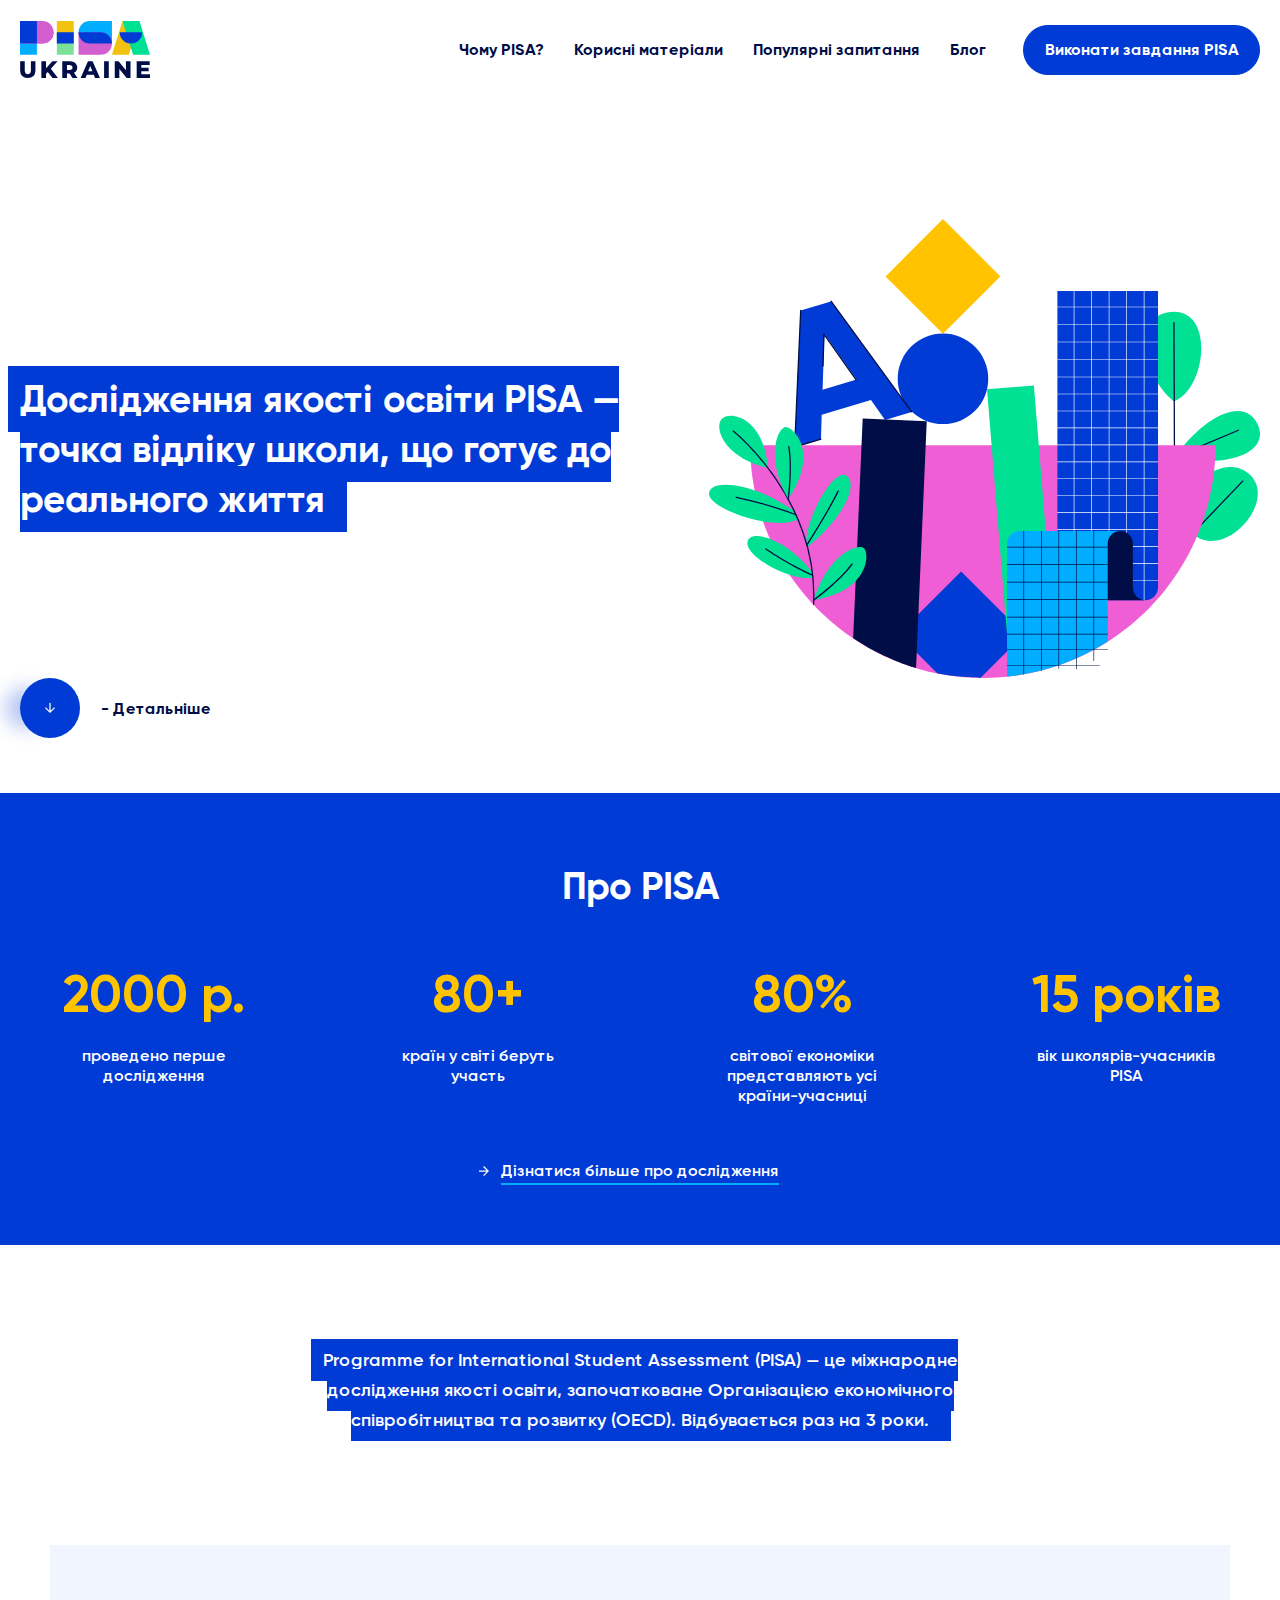
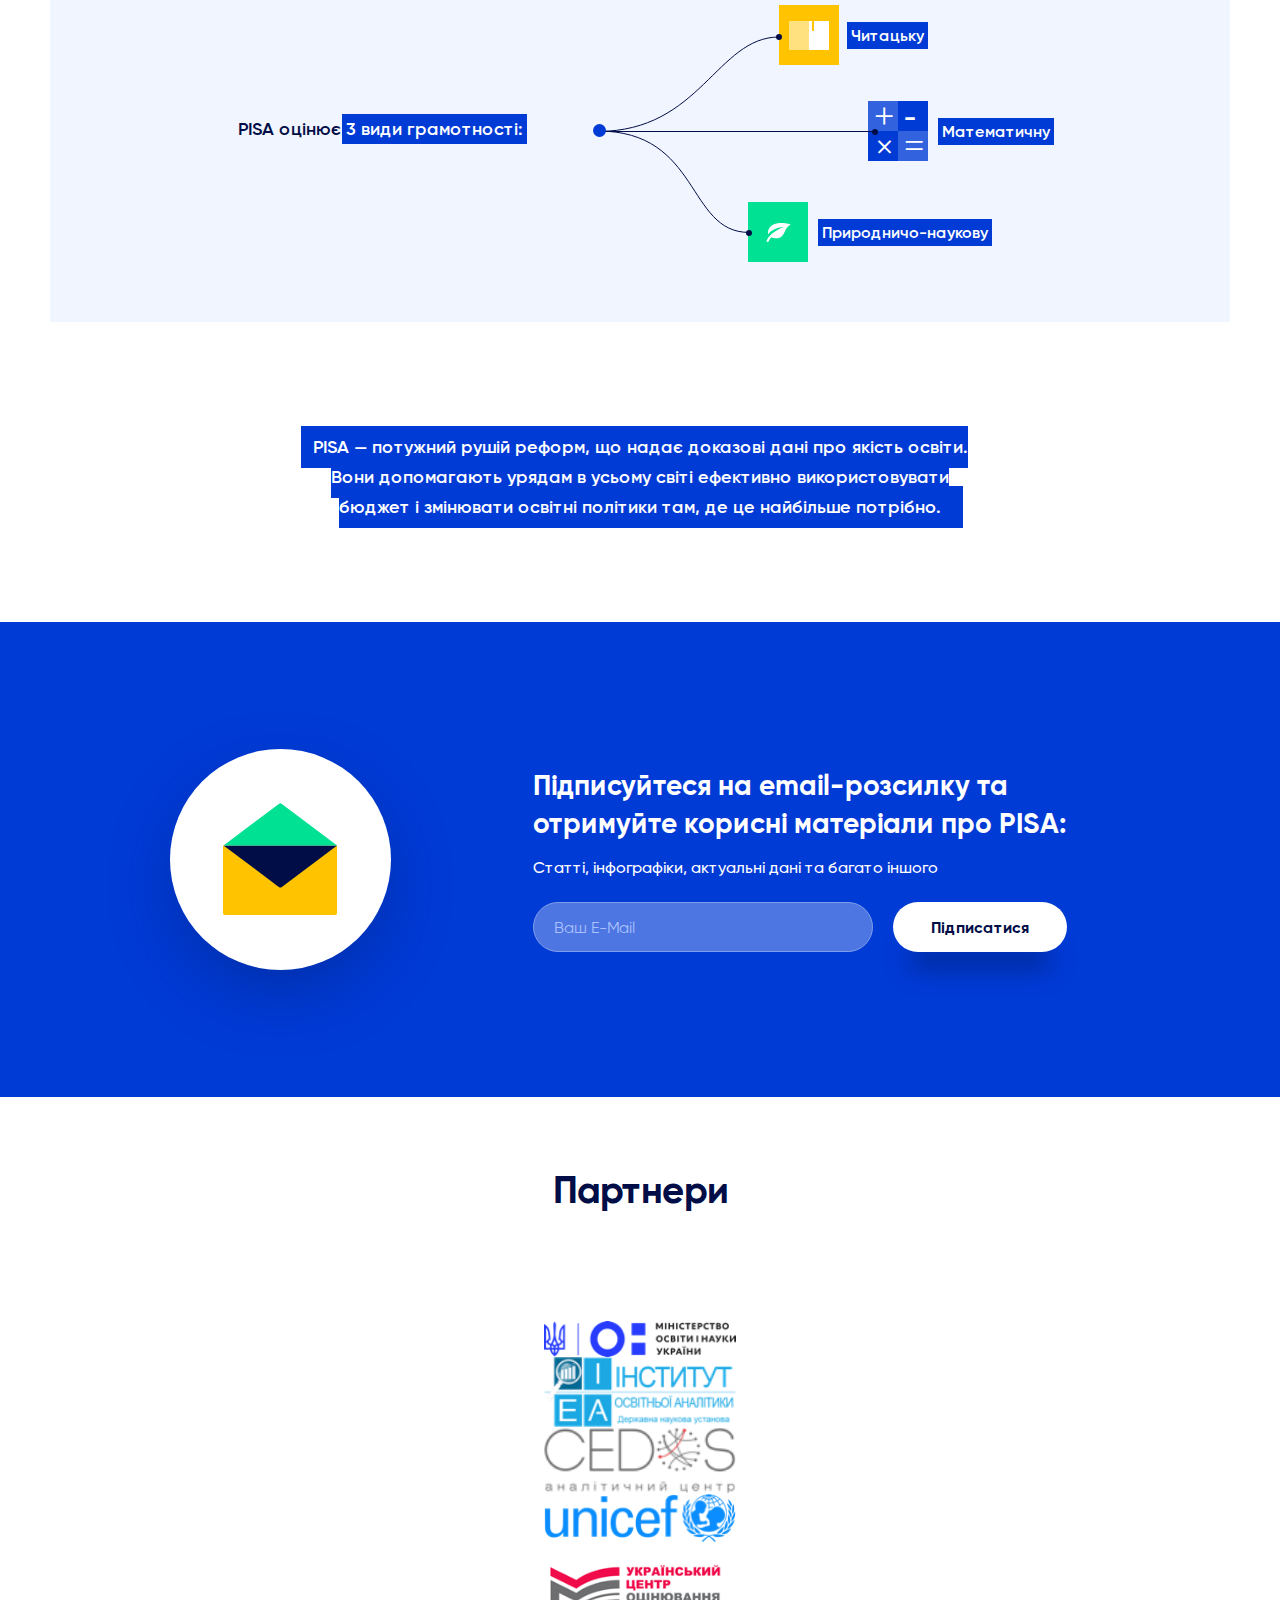
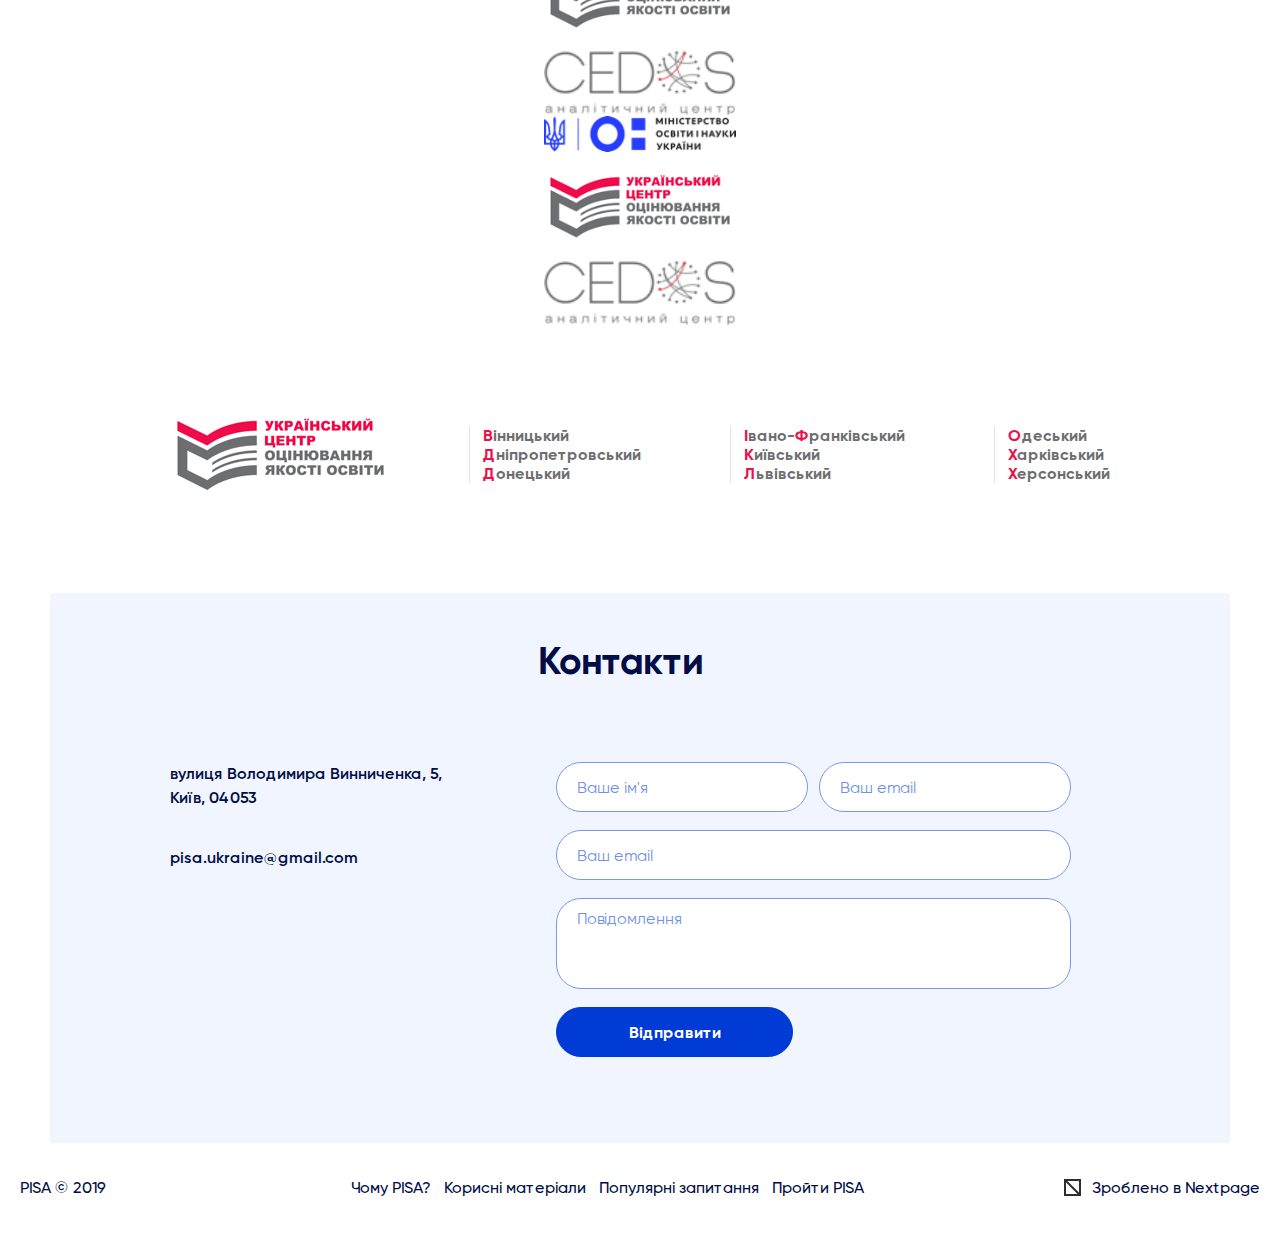
<file: index.html>
<!DOCTYPE html>
<html lang="uk">
<head>
	<meta charset="UTF-8">
	<title>Pisa</title>
	<link rel="stylesheet" href="css/main.min.css">
	<meta name="viewport" content="width=device-width">
	<link rel="stylesheet" href="js/slick/slick.css">


</head>

<body>

	<header class="header">
	    <div class="wr">
	        <div class="header__content">
	            <a href="index.html" class="logo"></a>
	            <div class="header__links_wr">
	                <ul class="header__nav">
	                    <li class="header_link"><a href="#">Чому PISA?</a></li>
	                    <li class="header_link header_link--with-sub "><a href="#">Корисні матеріали</a>
	                        <ul class="header__sublist">
	                            <li class="header__sublink"><a href="#">Нормативні документи</a></li>
	                            <li class="header__sublink"><a href="#">Рамкові документи</a></li>
	                            <li class="header__sublink"><a href="#">Презентації</a></li>
	                            <li class="header__sublink"><a href="#">Публікації</a></li>
	                            <li class="header__sublink"><a href="#">PISA: в центрі уваги</a></li>
	                        </ul>
	                    </li>
	                    <li class="header_link"><a href="#">Популярні запитання</a></li>
	                    <li class="header_link"><a href="blog.html">Блог</a></li>
	                </ul>
	                <a href="#" class="btn btn_1">Виконати завдання PISA</a>
	            </div>
	
	            <div class="header__menu_btn">
	                <span class="active"></span>
	                <span class="active"></span>
	            </div>
	        </div>
	    </div>
	
	    <div class="header__menu">
	        <ul class="header__nav">
	            <li class="header_link"><a href="#">Чому PISA?</a></li>
	            <li class="header_link header_link--with-sub "><a href="#">Корисні матеріали</a>
	                <ul class="header__sublist">
	                    <li class="header__sublink"><a href="#">Нормативні документи</a></li>
	                    <li class="header__sublink"><a href="#">Рамкові документи</a></li>
	                    <li class="header__sublink"><a href="#">Презентації</a></li>
	                    <li class="header__sublink"><a href="#">Публікації</a></li>
	                    <li class="header__sublink"><a href="#">PISA: в центрі уваги</a></li>
	                </ul>
	            </li>
	            <li class="header_link"><a href="#">Популярні запитання</a></li>
	            <li class="header_link"><a href="blog.html">Блог</a></li>
	        </ul>
	    </div>
	</header>
	<div class="banner">
	    <div class="wr">
	        <div class="banner__content">
	            <div class="banner__main">
	                <h2 class="banner__text">
	                    <span> Дослідження якості освіти PISA — точка відліку школи, що готує до реального
	                        життя</span></h2>
	                <div class="banner__img">
	                    <img src="img/Illustration/main.svg" alt="banner image">
	                </div>
	            </div>
	
	            <div class="banner__button">
	                <a href="#about" class="banner__link">- Детальнiше</a>
	            </div>
	        </div>
	    </div>
	</div>
	<main class="main">
		<div class="about" id="about">
		    <div class="wr">
		        <div class="about__content">
		            <h2 class="block__title">Про PISA</h2>
		            <div class="about__list">
		                <div class="about__item">
		                    <span class="about__number">2000 р. </span>
		                    <span class="about__description">проведено перше дослідження </span>
		                </div>
		                <div class="about__item">
		                    <span class="about__number">80+</span>
		                    <span class="about__description">країн у світі беруть участь</span>
		                </div>
		                <div class="about__item">
		                    <span class="about__number">80%</span>
		                    <span class="about__description">світової економіки представляють усі країни-учасниці</span>
		                </div>
		                <div class="about__item">
		                    <span class="about__number">15 рокiв</span>
		                    <span class="about__description">вік школярів-учасників PISA</span>
		                </div>
		            </div>
		
		            <div class="about__link_wr">
		                <a href="#" class="about__link">Дiзнатися бiльше про дослідження</a>
		            </div>
		
		        </div>
		    </div>
		</div>
		<div class="graph">
		    <div class="wr">
		        <div class="graph__content">
		            <p class="block__text">
		                <span>Programme for International Student Assessment (PISA) — це міжнародне дослідження якості освіти,
		                    започатковане Організацією економічного співробітництва та розвитку (OECD). Відбувається раз на 3
		                    роки.
		                </span>
		            </p>
		
		            <div class="graph__block">
		                <p class="graph__text">PISA оцінює <span class="blue_bg"> 3 види грамотності:</span> </p>
		
		                <div class="graph_list">
		                    <p class="graph__item read "><span class="blue_bg">Читацьку</span></p>
		                    <p class="graph__item math "><span class=" blue_bg">Математичну</span></p>
		                    <p class="graph__item science"><span class=" blue_bg">Природничо-наукову</span></p>
		                </div>
		            </div>
		
		            <p class="block__text">
		                <span>PISA — потужний рушій реформ, що надає доказові дані про якість освіти. Вони допомагають урядам в усьому світі ефективно використовувати бюджет і змінювати освітні політики там, де це найбільше потрібно.
		                </span>
		            </p>
		        </div>
		    </div>
		</div>
		<div class="subscribe">
		    <div class="wr">
		        <div class="subscribe__content">
		
		            <div class="subscribe__round">
		                <div class="green_square"></div>
		                <div class="blue_round"></div>
		                <div class="pink_square"></div>
		            </div>
		
		            <div class="subscribe__info">
		                <h3 class="subscribe__title">Підписуйтеся на email-розсилку та отримуйте корисні матеріали про PISA:
		                </h3>
		                <p class="subscribe__subtitle">Статті, інфографіки, актуальні дані та багато іншого</p>
		
		                <form class="form">
		                    <input type='email' placeholder="Ваш E-Mail" class="input input_2" required>
		
		                    <input type="submit" class="btn btn_2" value="Підписатися">
		                </form>
		            </div>
		
		        </div>
		    </div>
		</div>
		<div class="partners">
		    <div class="wr">
		        <div class="partners__content">
		            <h2 class="block__title">Партнери</h2>
		
		            <div class="partners__slider">
		                <div class="slider__item_wr">
		                    <div class="slider__item">
		                        <img src="img/logo png/logo1.png" alt="Logo">
		                    </div>
		                </div>
		                <div class="slider__item_wr">
		                    <div class="slider__item">
		                        <img src="img/logo png/logo2.png" alt="Logo">
		                    </div>
		                </div>
		                <div class="slider__item_wr">
		                    <div class="slider__item">
		                        <img src="img/logo png/logo3.png" alt="Logo">
		                    </div>
		                </div>
		                <div class="slider__item_wr">
		                    <div class="slider__item">
		                        <img src="img/logo png/logo4.png" alt="Logo">
		                    </div>
		                </div>
		                <div class="slider__item_wr">
		                    <div class="slider__item">
		                        <img src="img/logo png/logo5.png" alt="Logo">
		                    </div>
		                </div>
		                <div class="slider__item_wr">
		                    <div class="slider__item">
		                        <img src="img/logo png/logo3.png" alt="Logo">
		                    </div>
		                </div>
		                <div class="slider__item_wr">
		                    <div class="slider__item">
		                        <img src="img/logo png/logo1.png" alt="Logo">
		                    </div>
		                </div>
		                <div class="slider__item_wr">
		                    <div class="slider__item">
		                        <img src="img/logo png/logo5.png" alt="Logo">
		                    </div>
		                </div>
		                <div class="slider__item_wr">
		                    <div class="slider__item">
		                        <img src="img/logo png/logo3.png" alt="Logo">
		                    </div>
		                </div>
		            </div>
		
		            <div class="partners__cities">
		                <div class="partners__img">
		                    <img src="img/logo png/logo5.png" alt="Logo">
		                </div>
		
		                <div class="partners__list_wr">
		                    <ul class="partners__list">
		                        <li class="partners__item"><span>Вінницький</span></li>
		                        <li class="partners__item"><span>Дніпропетровський</span></li>
		                        <li class="partners__item"><span>Донецький</span></li>
		                    </ul>
		                    <ul class="partners__list">
		                        <li class="partners__item"><span>Івано</span>-<span>Франківський</span></li>
		                        <li class="partners__item"><span>Київський</span></li>
		                        <li class="partners__item"><span>Львівський</span></li>
		                    </ul>
		                    <ul class="partners__list">
		                        <li class="partners__item"><span>Одеський</span></li>
		                        <li class="partners__item"><span>Харківський</span></li>
		                        <li class="partners__item"><span>Херсонський</span></li>
		                    </ul>
		                </div>
		            </div>
		        </div>
		    </div>
		</div>
		<div class="contacts">
		    <div class="wr">
		        <div class="contacts__content">
		            <h2 class="block__title">Контакти</h2>
		
		            <div class="contacts__block">
		                <div class="contacts__info">
		                    <a href="https://goo.gl/maps/tXeKD96znp4Upq9t7" class="contacts__address" target="_blank">вулиця
		                        Володимира
		                        Винниченка, 5, Київ, 04053</a>
		
		                    <a href="mailto:pisa.ukraine@gmail.com" class="contact__email">pisa.ukraine@gmail.com</a>
		                </div>
		
		                <form class="contacts__form">
		                    <div class="inputs">
		                        <input type="text" class="input" required placeholder="Ваше ім'я">
		                        <input type="email" class="input" required placeholder="Ваш email">
		                    </div>
		
		                    <input type="text" class="input" placeholder="Ваш email">
		                    <textarea class='textarea' placeholder="Повідомлення"></textarea>
		                    <input type="submit" class="btn btn_1" value="Вiдправити">
		                </form>
		            </div>
		        </div>
		    </div>
		</div>
	</main>

	<footer class="footer">
	  <div class="wr">
	    <div class="footer__content">
	      <span class="copy">PISA © 2019</span>
	
	      <nav class="footer__nav">
	        <ul class="footer__list">
	          <div class="footer__link"><a href="#">Чому PISA?</a></div>
	          <div class="footer__link"><a href="#">Корисні матеріали</a></div>
	          <div class="footer__link"><a href="#">Популярні запитання </a></div>
	          <div class="footer__link"><a href="#">Пройти PISA</a></div>
	        </ul>
	      </nav>
	
	      <a href="https://nextpage.com.ua/" class="footer__company">Зроблено в Nextpage</a>
	    </div>
	  </div>
	</footer>
	
	<script src="https://code.jquery.com/jquery-3.4.0.min.js"
	  integrity="sha256-BJeo0qm959uMBGb65z40ejJYGSgR7REI4+CW1fNKwOg=" crossorigin="anonymous"></script>
	<script src="js/wow/wow.min.js"></script>
	<script src="js/slick/slick.min.js"></script>
	<script src="js/main.js"></script>



</body>

</html>
</file>
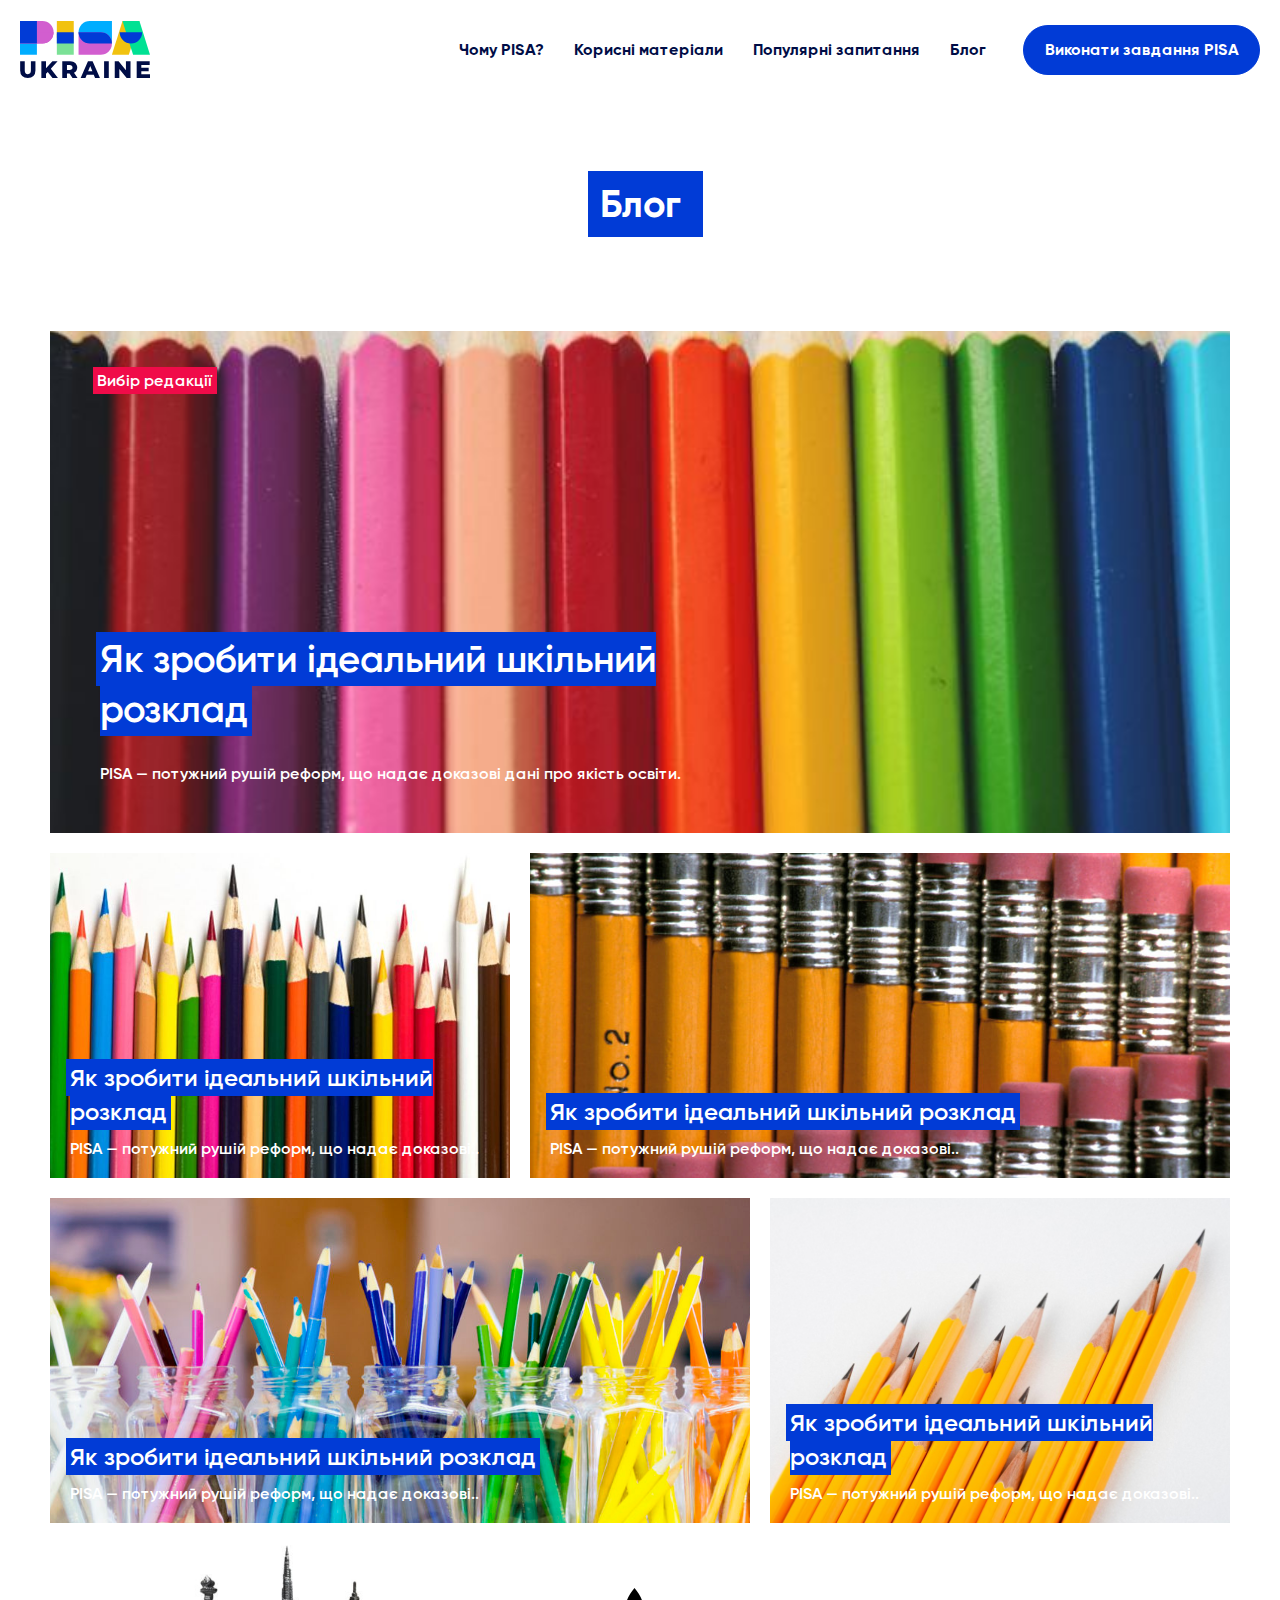
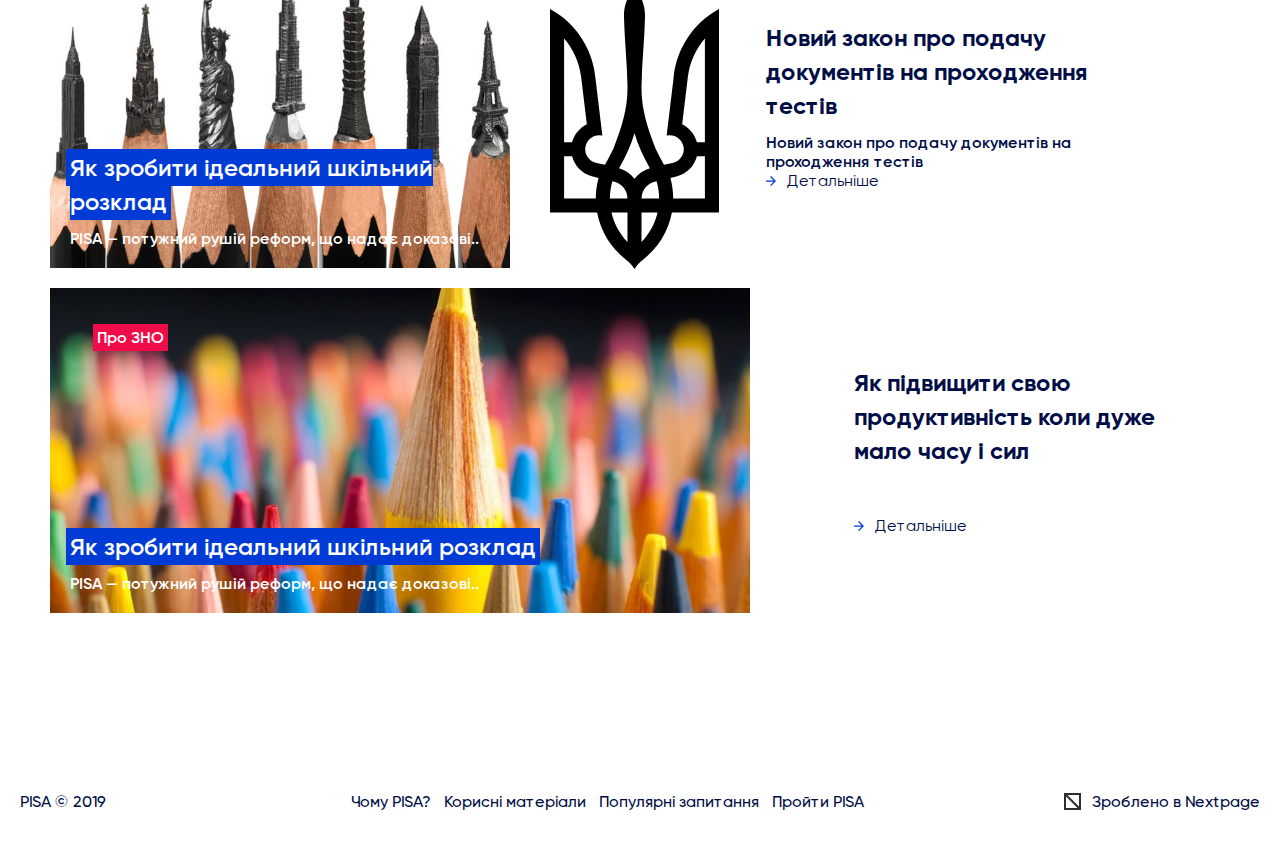
<file: blog.html>
<!DOCTYPE html>
<html lang="uk">
<head>
	<meta charset="UTF-8">
	<title>Pisa</title>
	<link rel="stylesheet" href="css/main.min.css">
	<meta name="viewport" content="width=device-width">
	<link rel="stylesheet" href="js/slick/slick.css">


</head>

<body>

    <header class="header">
        <div class="wr">
            <div class="header__content">
                <a href="index.html" class="logo"></a>
                <div class="header__links_wr">
                    <ul class="header__nav">
                        <li class="header_link"><a href="#">Чому PISA?</a></li>
                        <li class="header_link header_link--with-sub "><a href="#">Корисні матеріали</a>
                            <ul class="header__sublist">
                                <li class="header__sublink"><a href="#">Нормативні документи</a></li>
                                <li class="header__sublink"><a href="#">Рамкові документи</a></li>
                                <li class="header__sublink"><a href="#">Презентації</a></li>
                                <li class="header__sublink"><a href="#">Публікації</a></li>
                                <li class="header__sublink"><a href="#">PISA: в центрі уваги</a></li>
                            </ul>
                        </li>
                        <li class="header_link"><a href="#">Популярні запитання</a></li>
                        <li class="header_link"><a href="blog.html">Блог</a></li>
                    </ul>
                    <a href="#" class="btn btn_1">Виконати завдання PISA</a>
                </div>
    
                <div class="header__menu_btn">
                    <span class="active"></span>
                    <span class="active"></span>
                </div>
            </div>
        </div>
    
        <div class="header__menu">
            <ul class="header__nav">
                <li class="header_link"><a href="#">Чому PISA?</a></li>
                <li class="header_link header_link--with-sub "><a href="#">Корисні матеріали</a>
                    <ul class="header__sublist">
                        <li class="header__sublink"><a href="#">Нормативні документи</a></li>
                        <li class="header__sublink"><a href="#">Рамкові документи</a></li>
                        <li class="header__sublink"><a href="#">Презентації</a></li>
                        <li class="header__sublink"><a href="#">Публікації</a></li>
                        <li class="header__sublink"><a href="#">PISA: в центрі уваги</a></li>
                    </ul>
                </li>
                <li class="header_link"><a href="#">Популярні запитання</a></li>
                <li class="header_link"><a href="blog.html">Блог</a></li>
            </ul>
        </div>
    </header>
    <main class="main">
        <div class="blog">
            <div class="wr">
                <div class="blog__content">
                    <h2 class="block__title_bg"><span>Блог</span></h2>
        
                    <div class="blog__gallery">
                        <div class="blog__item blog__item--full" style="background-image: url(img/pencils_1.jpg)">
                            <a href="#">
                                <span class="label red_bg">Вибір редакції</span>
                                <h3 class="blog__title"><span class="blue_bg">Як зробити iдеальний шкiльний
                                        розклад</span></h3>
                                <p class="blog__subtitle">PISA — потужний рушій реформ, що надає доказові дані про якість
                                    освіти.
                                </p>
                            </a>
        
                        </div>
        
                        <div class="blog__item_wr blog__item_wr--small_right">
                            <div class="blog__item " style="background-image: url(img/pencils_2.jpg)">
                                <a href="#">
                                    <h3 class="blog__title"><span class="blue_bg">Як зробити iдеальний шкiльний
                                            розклад</span></h3>
                                    <p class="blog__subtitle">PISA — потужний рушій реформ, що надає доказові..
                                    </p>
                                </a>
        
        
                            </div>
        
                            <div class="blog__item blog__item--medium" style="background-image: url(img/pencils_3.jpg)">
                                <a href="#">
                                    <h3 class="blog__title"><span class="blue_bg">Як зробити iдеальний шкiльний
                                            розклад</span></h3>
                                    <p class="blog__subtitle">PISA — потужний рушій реформ, що надає доказові..
                                    </p>
                                </a>
                            </div>
                        </div>
                        <div class="blog__item_wr blog__item_wr--small_left">
                            <div class="blog__item " style="background-image: url(img/pencils_4.jpg)">
                                <a href="#">
                                    <h3 class="blog__title"><span class="blue_bg">Як зробити iдеальний шкiльний
                                            розклад</span></h3>
                                    <p class="blog__subtitle">PISA — потужний рушій реформ, що надає доказові..
                                    </p>
                                </a>
        
        
                            </div>
        
                            <div class="blog__item blog__item--medium" style="background-image: url(img/pencils_5.jpg)">
                                <a href="#">
                                    <h3 class="blog__title"><span class="blue_bg">Як зробити iдеальний шкiльний
                                            розклад</span></h3>
                                    <p class="blog__subtitle">PISA — потужний рушій реформ, що надає доказові..
                                    </p>
                                </a>
                            </div>
                        </div>
                        <div class="blog__item_wr blog__item_wr--small_right">
                            <div class="blog__item " style="background-image: url(img/pencils_6.jpg)">
                                <a href="#">
                                    <h3 class="blog__title"><span class="blue_bg">Як зробити iдеальний шкiльний
                                            розклад</span></h3>
                                    <p class="blog__subtitle">PISA — потужний рушій реформ, що надає доказові..
                                    </p>
                                </a>
        
        
                            </div>
        
                            <div class="blog__item blog__item--medium blog__item--text_right">
                                <a href="#">
                                    <div class="img_wr">
                                        <img src="img/crest.svg" alt="">
                                    </div>
        
                                    <div class="text_wr">
                                        <h3 class="blog__title">Новий закон про подачу документів на проходження тестів</h3>
                                        <p class="blog__subtitle">Новий закон про подачу документів на проходження тестів </p>
        
                                        <span class="link">Детальнiше</span>
                                    </div>
        
                                </a>
                            </div>
                        </div>
                        <div class="blog__item_wr blog__item_wr--small_left">
                            <div class="blog__item  " style="background-image: url(img/pencils_7.jpg)">
                                <a href="#">
                                    <span class="label red_bg">Про ЗНО</span>
                                    <h3 class="blog__title"><span class="blue_bg">Як зробити iдеальний шкiльний
                                            розклад</span></h3>
                                    <p class="blog__subtitle">PISA — потужний рушій реформ, що надає доказові..
                                    </p>
                                </a>
        
        
                            </div>
        
                            <div class="blog__item blog__item--medium blog__item--text_right">
                                <a href="#">
                                    <div class="text_wr">
                                        <h3 class="blog__title">Як підвищити свою продуктивність коли дуже мало часу і сил</h3>
                                        <p class="blog__subtitle">Як підвищити свою продуктивність коли дуже мало часу і сил</p>
        
                                        <span class="link">Детальнiше</span>
                                    </div>
                                </a>
                            </div>
                        </div>
                    </div>
                </div>
            </div>
        </div>
    </main>

    <footer class="footer">
      <div class="wr">
        <div class="footer__content">
          <span class="copy">PISA © 2019</span>
    
          <nav class="footer__nav">
            <ul class="footer__list">
              <div class="footer__link"><a href="#">Чому PISA?</a></div>
              <div class="footer__link"><a href="#">Корисні матеріали</a></div>
              <div class="footer__link"><a href="#">Популярні запитання </a></div>
              <div class="footer__link"><a href="#">Пройти PISA</a></div>
            </ul>
          </nav>
    
          <a href="https://nextpage.com.ua/" class="footer__company">Зроблено в Nextpage</a>
        </div>
      </div>
    </footer>
    
    <script src="https://code.jquery.com/jquery-3.4.0.min.js"
      integrity="sha256-BJeo0qm959uMBGb65z40ejJYGSgR7REI4+CW1fNKwOg=" crossorigin="anonymous"></script>
    <script src="js/wow/wow.min.js"></script>
    <script src="js/slick/slick.min.js"></script>
    <script src="js/main.js"></script>



</body>

</html>
</file>
<file: css/main.min.css>
@font-face{font-family:Gilroy;src:url(../fonts/Gilroy/GilroyRegular.woff);font-style:normal;font-weight:400}@font-face{font-family:Gilroy;src:url(../fonts/Gilroy/GilroyMedium.woff);font-style:normal;font-weight:500}@font-face{font-family:Gilroy;src:url(../fonts/Gilroy/GilroySemiBold.woff);font-style:normal;font-weight:600}@font-face{font-family:Gilroy;src:url(../fonts/Gilroy/GilroyBold.woff);font-style:normal;font-weight:700}*{box-sizing:border-box}html{scroll-behavior:smooth}body,html{min-height:100%}body{display:-ms-flexbox;display:flex;-ms-flex-direction:column;flex-direction:column;min-height:100vh;font-family:Gilroy,sans-serif;font-size:16px;line-height:normal;margin:0;color:#000d46}main{-ms-flex-positive:1;flex-grow:1}a{text-decoration:none;color:inherit;cursor:pointer}h1,h2,h3,p,ul{margin:0;padding:0}li{list-style:none}button,input{outline:none}button{font-family:Gilroy,sans-serif;cursor:pointer;border:0;padding:0;font-weight:700;transition:.2s ease-out;background:none}img{width:100%;display:block}.wr{max-width:1220px;margin:0 auto;padding:0 20px}@media (max-width:1230px){.wr{padding:0 15px}}@media (max-width:600px){.wr{padding:0 10px}}.btn{display:-ms-flexbox;display:flex;-ms-flex-pack:center;justify-content:center;-ms-flex-align:center;align-items:center;border:0;font-family:Gilroy,sans-serif;cursor:pointer;transition:.2s ease-in-out}.btn,.btn_1{font-size:16px;font-weight:700}.btn_1{height:50px;width:237px;border:1px solid #013bd6;border-radius:25px;background-color:#013bd6;color:#fff}.btn_1:hover{box-shadow:0 29px 24px -10px rgba(1,59,214,.2)}.btn_2{height:50px;width:174px;border-radius:25px;background-color:#fff;box-shadow:0 32px 24px -16px rgba(0,33,120,.7);color:#000d46;font-weight:700}.block__title,.block__title_bg{font-size:38px;font-weight:700;line-height:46px;text-align:center}.block__title_bg{color:#fff}.block__title_bg span{display:inline;background-color:#013bd6;box-shadow:-2px 0 0 10px #013bd6,12px 0 0 10px #013bd6}.block__text{max-width:684px;margin:0 auto;color:#fff;font-size:18px;font-weight:600;line-height:30px;text-align:center}.block__text span{display:inline;background-color:#013bd6;box-shadow:-2px 0 0 10px #013bd6,12px 0 0 10px #013bd6}.blue_bg{background-color:#013bd6;box-shadow:4px 0 0 0 #013bd6,0 0 0 4px #013bd6}.blue_bg,.red_bg{display:inline;color:#fff;font-weight:600}.red_bg{background-color:#f00b49;box-shadow:4px 0 0 0 #f00b49,0 0 0 4px #f00b49}.inputs{display:-ms-flexbox;display:flex;-ms-flex-pack:justify;justify-content:space-between}.inputs input{width:49%}.input{height:50px;width:100%;border:1px solid #7998ea;border-radius:25px;padding:0 20px;font-family:Gilroy,sans-serif;font-size:16px;transition:.2s ease-in-out}.input:hover{border:1px solid #013bd6}.input::-webkit-input-placeholder{font-family:Gilroy,sans-serif;color:#7191e8}.input::-ms-input-placeholder{font-family:Gilroy,sans-serif;color:#7191e8}.input::placeholder{font-family:Gilroy,sans-serif;color:#7191e8}.input_2{height:50px;width:340px;border:1px solid #809dea;border-radius:25px;padding:0 20px;background-color:hsla(0,0%,100%,.3);font-family:Gilroy,sans-serif;color:#fff;transition:.2s ease-in-out}.input_2:hover{border:1px solid #fff}.input_2:hover::-webkit-input-placeholder{color:#fff}.input_2:hover::-ms-input-placeholder{color:#fff}.input_2:hover::placeholder{color:#fff}.input_2:active,.input_2:focus{background:transparent}.input_2::-webkit-input-placeholder{font-family:Gilroy,sans-serif;color:#aac1fe;transition:.2s ease-in-out}.input_2::-ms-input-placeholder{font-family:Gilroy,sans-serif;color:#aac1fe;transition:.2s ease-in-out}.input_2::placeholder{font-family:Gilroy,sans-serif;color:#aac1fe;transition:.2s ease-in-out}.textarea{width:100%;min-height:91px;border:1px solid #7998ea;border-radius:25px;padding:0 20px;padding-top:10px;font-family:Gilroy,sans-serif;font-size:16px;resize:none}.textarea::-webkit-input-placeholder{font-family:Gilroy,sans-serif;color:#7191e8}.textarea::-ms-input-placeholder{font-family:Gilroy,sans-serif;color:#7191e8}.textarea::placeholder{font-family:Gilroy,sans-serif;color:#7191e8}.label{position:absolute;top:0;left:0}.header{padding-top:20px}.header .wr{max-width:1400px}.header .header__content{display:-ms-flexbox;display:flex;-ms-flex-pack:justify;justify-content:space-between;-ms-flex-align:center;align-items:center}.header .logo{position:relative;z-index:4;height:59px;width:130px;background:url(../img/Illustration/logo_1.svg) 50% no-repeat;transition:.2s ease-in-out}.header .logo:hover{opacity:.85}.header .header__links_wr{display:-ms-flexbox;display:flex;-ms-flex-pack:justify;justify-content:space-between;-ms-flex-align:center;align-items:center}@media (max-width:1023px){.header .header__links_wr{display:none}}.header .header__nav{display:-ms-flexbox;display:flex;-ms-flex-pack:justify;justify-content:space-between;height:100%;margin-right:37px}.header .header_link{position:relative;margin-right:30px;font-weight:700;padding:15px 0}.header .header_link:hover .header__sublist{z-index:1;opacity:1;-webkit-user-select:auto;-moz-user-select:auto;-ms-user-select:auto;user-select:auto}.header .header_link:hover:after{width:50%}.header .header_link.header_link--with-sub:hover:after{width:0}.header .header_link:after{content:"";position:absolute;bottom:-5px;left:50%;transform:translateX(-50%);width:0;height:2px;background-color:#013bd6;transition:.2s ease-in-out}.header .header_link:last-child{margin-right:0}.header .header__sublist{position:absolute;z-index:-1;margin-top:15px;border:1px solid #809dea;border-radius:3px;opacity:0;-webkit-user-select:none;-moz-user-select:none;-ms-user-select:none;user-select:none;transition:.2s ease-in-out}.header .header__sublist:before{content:"";position:absolute;top:-7px;left:20px;width:12px;height:12px;background:#fff;border-top:1px solid #809dea;border-right:1px solid #809dea;border-radius:2px;transform:rotate(-45deg)}.header .header__sublist .header__sublink{position:relative;padding:10px;transition:.2s ease-in-out;background:#fff}.header .header__sublist .header__sublink:hover{background-color:#eaeffc}.header .header__sublist .header__sublink a{display:block;width:100%;white-space:nowrap}.header .header__menu_btn{position:relative;z-index:4;display:-ms-flexbox;display:flex;-ms-flex-direction:column;flex-direction:column;-ms-flex-align:center;align-items:center;-ms-flex-pack:center;justify-content:center;width:36px;height:36px;cursor:pointer}@media (min-width:1024px){.header .header__menu_btn{display:none}}.header .header__menu_btn span{transition:all .4s cubic-bezier(.5,10,.6,.1);display:block}.header .header__menu_btn .cross:first-of-type{transform:rotate(45deg)}.header .header__menu_btn .cross:nth-of-type(2){transform:rotate(-45deg);margin-top:-2px}.header .header__menu_btn .active{background:#000d46;width:20px;height:2px;margin-top:4px}.header .header__menu_btn .active:last-child{width:12px;margin-left:6px}.header .header__menu_btn .cross{background:#000d46;width:20px;height:2px;margin-top:4px;display:block}.header__menu{position:absolute;z-index:3;top:-200vh;display:-ms-flexbox;display:flex;-ms-flex-pack:center;justify-content:center;-ms-flex-align:center;align-items:center;width:100%;height:100%;background:#fff;transition:.5s ease-in-out}.header__menu.active{top:79px}.header__menu .header__nav{display:-ms-flexbox;display:flex;-ms-flex-direction:column;flex-direction:column;-ms-flex-align:center;align-items:center;height:auto;margin-right:0;margin-top:-79px}.header__menu .header_link{margin:0}.header__menu .header__sublist{position:static;height:0;opacity:1;-webkit-user-select:auto;-moz-user-select:auto;-ms-user-select:auto;user-select:auto;margin-top:0;border:0;overflow:hidden;transition:.3s ease-in-out}.header__menu .header__sublist:before{display:none}.header__menu .header__sublist.show{margin-top:35px;transition:.3s ease-in-out;height:auto}.header__menu .header_link.active:after{content:"";position:absolute;top:40px;left:50%;transform:translateX(-50%);width:50%;height:2px;background-color:#013bd6;transition:.2s ease-in-out}.header__menu .header_link:after{bottom:6px}.header__menu .header_link a{display:block;width:100%;text-align:center}.footer .wr{max-width:1500px}.footer__content{display:-ms-flexbox;display:flex;-ms-flex-pack:justify;justify-content:space-between;padding-top:35px;padding-bottom:41px;font-weight:500}.footer__nav{margin-left:44px}.footer__list{-ms-flex-pack:justify;justify-content:space-between;width:513px}.footer__company,.footer__list{display:-ms-flexbox;display:flex}.footer__company{-ms-flex-align:center;align-items:center}.footer__company:before{content:"";display:block;width:17px;height:17px;margin-right:11px;background:url(../img/nextpage.svg) 50%}.banner{margin-bottom:55px;padding-top:140px}.banner .wr{max-width:1400px}.banner .banner__main{display:-ms-flexbox;display:flex;-ms-flex-pack:justify;justify-content:space-between;-ms-flex-align:center;align-items:center}.banner .banner__text{max-width:628px;color:#fff;font-size:38px;font-weight:700;line-height:50px}.banner .banner__text span{display:inline;background-color:#013bd6;box-shadow:-2px 0 0 10px #013bd6,12px 0 0 10px #013bd6}.banner .banner__img{-ms-flex-negative:0;flex-shrink:0;height:459px;width:551px}.banner .banner__link{display:-ms-flexbox;display:flex;-ms-flex-align:center;align-items:center;font-weight:700}.banner .banner__link:before{content:"";display:block;height:60px;width:60px;margin-right:21px;border-radius:50%;background-color:#013bd6;background-image:url(../img/Illustration/arrow.svg);background-repeat:no-repeat;background-position:50%;transform:rotate(90deg);background-size:10px;box-shadow:0 24px 19px -10px rgba(1,59,214,.3)}.about{background-color:#013bd6;padding-top:70px;padding-bottom:65px}.about .block__title{margin-bottom:54px;color:#fff}.about .about__list{display:-ms-flexbox;display:flex;-ms-flex-pack:justify;justify-content:space-between;margin-bottom:55px}.about .about__item{display:-ms-flexbox;display:flex;-ms-flex-direction:column;flex-direction:column;-ms-flex-align:center;align-items:center}.about .about__number{margin-bottom:20px;color:#ffc300;font-size:52px;font-weight:700;line-height:63px}.about .about__description{max-width:208px;color:#fff;font-size:16px;font-weight:600;line-height:20px;text-align:center}.about .about__link,.about .about__link_wr{display:-ms-flexbox;display:flex;-ms-flex-pack:center;justify-content:center}.about .about__link{position:relative;-ms-flex-align:center;align-items:center;font-weight:600;color:#fff}.about .about__link:hover:after{width:70%}.about .about__link:before{content:"";position:absolute;left:-22px;display:block;height:10px;width:10px;background-image:url(../img/Illustration/arrow.svg);background-repeat:no-repeat;background-position:50%}.about .about__link:after{content:"";position:absolute;bottom:-5px;left:0;display:block;width:100%;height:2px;background-color:#00adff;transition:.2s ease-in-out}.graph{padding:100px 0}.graph__block{display:-ms-flexbox;display:flex;-ms-flex-pack:justify;justify-content:space-between;-ms-flex-align:center;align-items:center;background-color:#f1f5ff;margin:110px 0;padding:50px 180px 60px 188px}.graph__block .graph__text{font-size:18px;font-weight:600;line-height:26px;color:#000d46}.graph_list{position:relative;display:-ms-flexbox;display:flex;-ms-flex-direction:column;flex-direction:column;width:302px;margin-top:10px}.graph_list:before{content:"";position:absolute;left:-155px;top:29px;display:block;width:285px;height:202px;background:url(../img/Illustration/path.svg)}.graph_list .graph__item{display:-ms-flexbox;display:flex;-ms-flex-align:center;align-items:center;margin-bottom:36px}.graph_list .graph__item:last-child{margin-bottom:0}.graph_list .graph__item.read{margin-left:31px}.graph_list .graph__item.read:before{content:"";display:block;height:60px;width:60px;margin-right:12px;background:url(../img/Illustration/read.svg)}.graph_list .graph__item.math{-ms-flex-item-align:end;align-self:flex-end;margin-bottom:41px}.graph_list .graph__item.math:before{content:"";display:block;height:60px;width:60px;margin-right:14px;background:url(../img/Illustration/math.svg)}.graph_list .graph__item.science:before{content:"";display:block;height:60px;width:60px;margin-right:14px;background:url(../img/Illustration/eco.svg)}.subscribe{padding:127px 0;background-color:#013bd6}.subscribe .wr{max-width:980px}.subscribe__content{display:-ms-flexbox;display:flex;-ms-flex-pack:justify;justify-content:space-between;-ms-flex-align:center;align-items:center}.subscribe__info{max-width:577px;margin-left:auto}.subscribe__info .subscribe__title{margin-bottom:15px;color:#fff;font-size:28px;font-weight:700;line-height:38px}.subscribe__info .subscribe__subtitle{margin-bottom:25px;font-weight:500;line-height:19px;color:#fff}.subscribe__info .form{display:-ms-flexbox;display:flex;-ms-flex-align:center;align-items:center}.subscribe__info .input{margin-right:20px}.subscribe__round{height:221px;width:221px;border-radius:50%;background-image:url(../img/Illustration/mail.svg);background-color:#fff;background-repeat:no-repeat;background-size:115px;background-position:50%;box-shadow:0 25px 69px -10px rgba(0,29,106,.47)}.partners{padding-top:70px;padding-bottom:77px}.partners .wr{max-width:980px}.partners .block__title{margin-bottom:108px}.partners__slider{margin-bottom:66px}.partners__slider .slider__item_wr{height:100%}.partners__slider .slider__item{max-width:192px;max-height:108px;margin:0 auto}.partners__slider .slick-dots,.partners__slider.slick-slider .slick-list,.partners__slider.slick-slider .slick-track{display:-ms-flexbox;display:flex;-ms-flex-align:center;align-items:center}.partners__slider .slick-dots{-ms-flex-pack:center;justify-content:center;margin-top:20px}.partners__slider .slick-dots li{height:5px;width:5px;background-color:#d6d6d6;border-radius:50%;margin:0 5px}.partners__slider .slick-dots li.slick-active{height:13px;width:13px;background-color:#013bd6}.partners__slider .slick-dots button{color:transparent}.partners__cities{-ms-flex-pack:justify;-ms-flex-line-pack:center;align-content:center}.partners__cities,.partners__list_wr{display:-ms-flexbox;display:flex;justify-content:space-between}.partners__list_wr{-ms-flex-pack:justify;-ms-flex-align:center;align-items:center}.partners__list_wr .partners__list{display:-ms-flexbox;display:flex;-ms-flex-direction:column;flex-direction:column;-ms-flex-pack:center;justify-content:center;padding-left:13px;padding-right:89px;border-left:1px solid #e4e4e4}.partners__list_wr .partners__list:last-child{padding-right:0}.partners__list_wr .partners__item{display:-ms-flexbox;display:flex;color:#6d6e70;font-weight:700}.partners__list_wr .partners__item span{display:block}.partners__list_wr .partners__item span:first-letter{color:#f00e4b}.contacts .block__title{margin-bottom:78px}.contacts__content{padding:45px 159px 86px 120px;background-color:#f1f5ff}.contacts__block{display:-ms-flexbox;display:flex;-ms-flex-pack:justify;justify-content:space-between}.contacts__info{display:-ms-flexbox;display:flex;-ms-flex-direction:column;flex-direction:column;max-width:291px;color:#000d46;font-weight:600;line-height:24px}.contacts__info .contacts__address{margin-bottom:36px}.contacts__form{display:-ms-flexbox;display:flex;-ms-flex-direction:column;flex-direction:column;width:515px}.contacts__form .input,.contacts__form .textarea{margin-bottom:18px}.blog{padding-top:102px;padding-bottom:124px}.blog .block__title_bg{margin-bottom:104px}.blog__item{height:325px;margin-bottom:20px;background-size:110%;background-position:50%;background-repeat:no-repeat;transition:.3s ease-in-out}.blog__item:hover{background-size:120%}.blog__item.blog__item--full{width:100%;height:502px}.blog__item.blog__item--full .blog__title{margin-bottom:30px;font-size:38px;line-height:50px}.blog__item.blog__item--full a{padding:50px}.blog__item.blog__item--text_right a{-ms-flex-direction:row;flex-direction:row;-ms-flex-align:center;align-items:center}.blog__item.blog__item--text_right .blog__subtitle,.blog__item.blog__item--text_right .blog__title{max-width:356px}.blog__item.blog__item--text_right .img_wr{max-height:236px;max-width:169px;margin-right:47px}.blog__item.blog__item--text_right .text_wr .link{position:relative;display:-ms-flexbox;display:flex;-ms-flex-align:center;align-items:center}.blog__item.blog__item--text_right .text_wr .link:before{content:"";display:block;width:10px;height:10px;margin-right:11px;background:url(../img/Illustration/arrow_blue.svg)}.blog__item a{display:-ms-flexbox;display:flex;-ms-flex-direction:column;flex-direction:column;-ms-flex-pack:end;justify-content:flex-end;position:relative;width:100%;height:100%;padding:20px}.blog__item .blog__title{max-width:598px;margin-bottom:10px;font-size:24px;font-weight:700;line-height:34px}.blog__item .blog__subtitle{color:#fff;font-weight:600}.blog__item .label{top:40px;left:47px}.blog__item_wr{display:-ms-flexbox;display:flex;-ms-flex-pack:justify;justify-content:space-between}.blog__item_wr.blog__item_wr--small_right .blog__item--text_right a{-ms-flex-pack:start;justify-content:flex-start}.blog__item_wr.blog__item_wr--small_right .blog__item--text_right .blog__subtitle{color:#000d46}.blog__item_wr.blog__item_wr--small_right .blog__item:first-child{width:39%}.blog__item_wr.blog__item_wr--small_left .blog__item:first-child,.blog__item_wr.blog__item_wr--small_right .blog__item:last-child{width:59.3%}.blog__item_wr.blog__item_wr--small_left .blog__item:last-child{width:39%}
</file>
